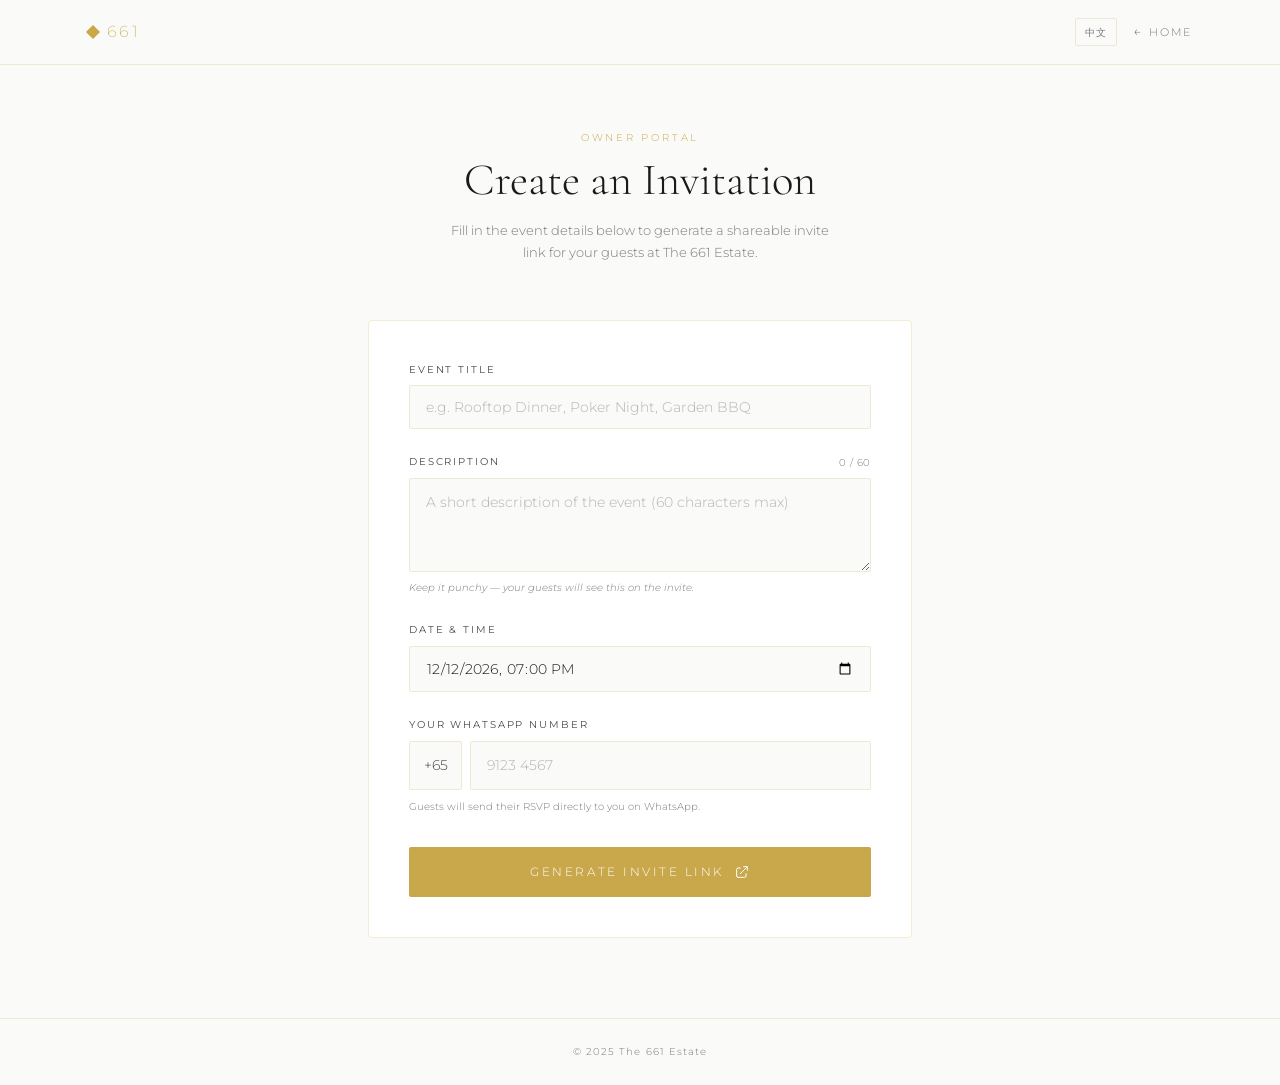
<file: host/index.html>
<!doctype html>
<html lang="en">
<head>
  <meta charset="utf-8" />
  <meta name="viewport" content="width=device-width, initial-scale=1" />
  <meta name="description" content="The 661 Estate — Create a private event invitation for your guests." />
  <title>Create Invitation — The 661 Estate</title>

  <link rel="preconnect" href="https://fonts.googleapis.com" />
  <link rel="preconnect" href="https://fonts.gstatic.com" crossorigin />
  <link href="https://fonts.googleapis.com/css2?family=Cormorant+Garamond:ital,wght@0,200;0,300;1,200&family=Montserrat:wght@100;200;300;400&display=swap" rel="stylesheet" />

  <style>
    *, *::before, *::after { box-sizing: border-box; margin: 0; padding: 0; }

    :root {
      --gold:       #c9a84c;
      --gold-light: #e2c47a;
      --gold-dark:  #9e7d2e;
      --gold-faint: #f7f1e3;
      --white:      #ffffff;
      --off-white:  #fafaf8;
      --ink:        #1a1a1a;
      --ink-mid:    #4a4a4a;
      --ink-soft:   #7a7a7a;
      --border:     rgba(201,168,76,0.22);
      --font:       'Montserrat', 'PingFang SC', 'Hiragino Sans GB', 'Microsoft YaHei', system-ui, -apple-system, sans-serif;
      --ease-out:   cubic-bezier(0.22, 1, 0.36, 1);
    }

    html { scroll-behavior: smooth; }
    body {
      font-family: var(--font);
      background: var(--off-white);
      color: var(--ink);
      min-height: 100vh;
      -webkit-font-smoothing: antialiased;
      line-height: 1.7;
    }

    a { color: inherit; text-decoration: none; }
    img { display: block; max-width: 100%; }
    button { cursor: pointer; border: none; background: none; font: inherit; }

    /* ── NAV ── */
    .nav {
      position: sticky; top: 0; z-index: 50;
      background: rgba(250,250,248,0.95);
      backdrop-filter: blur(12px);
      -webkit-backdrop-filter: blur(12px);
      border-bottom: 1px solid var(--border);
    }
    .nav__inner {
      display: flex; align-items: center; justify-content: space-between;
      height: 64px; padding-inline: clamp(1.25rem,5vw,3rem);
      max-width: 1200px; margin-inline: auto;
    }
    .brand {
      display: flex; align-items: center; gap: 0.55rem;
      font-size: 1rem; font-weight: 200; letter-spacing: 0.15em;
      color: var(--gold);
    }
    .brand__diamond {
      width: 10px; height: 10px;
      background: var(--gold); transform: rotate(45deg); flex-shrink: 0;
    }
    .nav__back {
      font-size: 0.68rem; font-weight: 300; letter-spacing: 0.15em;
      text-transform: uppercase; color: var(--ink-soft);
      display: flex; align-items: center; gap: 0.4rem;
      transition: color 0.2s;
    }
    .nav__back:hover { color: var(--gold); }
    .nav__back-arrow { font-size: 0.85rem; }

    /* ── PAGE LAYOUT ── */
    .page {
      max-width: 640px; margin-inline: auto;
      padding: clamp(2rem,6vw,4rem) clamp(1.25rem,5vw,3rem) 5rem;
    }

    /* ── HEADER ── */
    .page-head { text-align: center; margin-bottom: clamp(2rem,5vw,3.5rem); }
    .eyebrow {
      font-size: 0.62rem; font-weight: 300; letter-spacing: 0.28em;
      text-transform: uppercase; color: var(--gold);
      display: block; margin-bottom: 0.6rem;
    }
    .page-title {
      font-family: 'Cormorant Garamond', Georgia, serif;
      font-size: clamp(1.8rem, 5vw, 2.8rem);
      font-weight: 200; line-height: 1.15; color: var(--ink);
      margin-bottom: 0.75rem;
    }
    .page-sub {
      font-size: 0.82rem; color: var(--ink-soft);
      font-weight: 300; max-width: 42ch; margin-inline: auto;
    }

    /* ── FORM CARD ── */
    .card {
      background: var(--white);
      border: 1px solid var(--border);
      border-radius: 4px;
      padding: clamp(1.5rem,4vw,2.5rem);
    }

    .form-group {
      display: flex; flex-direction: column; gap: 0.45rem;
      margin-bottom: 1.5rem;
    }
    .form-group:last-of-type { margin-bottom: 2rem; }

    label {
      font-size: 0.65rem; font-weight: 400; letter-spacing: 0.18em;
      text-transform: uppercase; color: var(--ink-mid);
    }

    .field-note {
      font-size: 0.65rem; color: var(--ink-soft); font-weight: 300;
    }

    input[type="text"],
    input[type="datetime-local"],
    input[type="tel"],
    textarea {
      width: 100%;
      padding: 0.75rem 1rem;
      border: 1px solid var(--border);
      border-radius: 2px;
      background: var(--off-white);
      font-family: var(--font);
      font-size: 0.88rem;
      font-weight: 300;
      color: var(--ink);
      outline: none;
      transition: border-color 0.25s, box-shadow 0.25s;
      -webkit-appearance: none;
    }
    input:focus, textarea:focus {
      border-color: var(--gold);
      box-shadow: 0 0 0 3px rgba(201,168,76,0.1);
    }
    input::placeholder, textarea::placeholder { color: rgba(74,74,74,0.4); }

    textarea { resize: vertical; min-height: 80px; line-height: 1.6; }

    .char-row {
      display: flex; justify-content: space-between; align-items: center;
    }
    .char-count {
      font-size: 0.64rem; color: var(--ink-soft); font-weight: 300; letter-spacing: 0.05em;
    }
    .char-count.is-warn { color: #e08c3a; }
    .char-count.is-over { color: #cc3333; }

    .field-hint {
      font-size: 0.65rem; color: var(--ink-soft); font-weight: 300; font-style: italic;
    }

    /* Phone prefix */
    .phone-row { display: flex; gap: 0.5rem; }
    .phone-prefix {
      padding: 0.75rem 0.85rem;
      border: 1px solid var(--border);
      border-radius: 2px;
      background: var(--off-white);
      font-family: var(--font); font-size: 0.88rem; font-weight: 300;
      color: var(--ink-mid); white-space: nowrap; flex-shrink: 0;
    }
    .phone-row input { flex: 1; }

    /* ── BUTTONS ── */
    .btn-primary {
      display: flex; align-items: center; justify-content: center; gap: 0.6rem;
      width: 100%; padding: 0.95rem 2rem;
      background: var(--gold); color: var(--white);
      font-size: 0.72rem; font-weight: 300; letter-spacing: 0.22em; text-transform: uppercase;
      border-radius: 2px;
      transition: background 0.3s, box-shadow 0.3s, transform 0.2s;
    }
    .btn-primary:hover {
      background: var(--gold-dark);
      box-shadow: 0 4px 20px rgba(201,168,76,0.35);
      transform: translateY(-1px);
    }
    .btn-primary:disabled {
      opacity: 0.5; cursor: not-allowed; transform: none; box-shadow: none;
    }

    /* ── RESULT BOX ── */
    .result {
      margin-top: 2rem;
      border: 1px solid var(--border);
      border-radius: 4px;
      background: var(--gold-faint);
      padding: 1.5rem;
      display: none;
    }
    .result.is-visible { display: block; }

    .result__label {
      font-size: 0.6rem; font-weight: 400; letter-spacing: 0.22em;
      text-transform: uppercase; color: var(--gold-dark);
      margin-bottom: 0.6rem;
    }

    .result__link-wrap {
      display: flex; gap: 0.5rem; align-items: stretch;
    }
    .result__link {
      flex: 1; padding: 0.7rem 0.9rem;
      border: 1px solid var(--border); border-radius: 2px;
      background: var(--white); font-size: 0.78rem; font-weight: 300;
      color: var(--ink-mid); word-break: break-all;
      line-height: 1.5;
    }
    .btn-copy {
      padding: 0.7rem 1rem;
      border: 1px solid var(--gold); border-radius: 2px;
      background: transparent;
      font-size: 0.68rem; font-weight: 300; letter-spacing: 0.15em; text-transform: uppercase;
      color: var(--gold); white-space: nowrap; flex-shrink: 0;
      transition: background 0.25s, color 0.25s;
    }
    .btn-copy:hover, .btn-copy.is-copied {
      background: var(--gold); color: var(--white);
    }

    .result__note {
      margin-top: 0.75rem;
      font-size: 0.68rem; color: var(--ink-soft); font-weight: 300; font-style: italic;
    }

    /* Preview card */
    .preview {
      margin-top: 1.5rem;
      border: 1px solid var(--border); border-radius: 4px;
      padding: 1.5rem; background: var(--white); display: none;
    }
    .preview.is-visible { display: block; }
    .preview__label {
      font-size: 0.6rem; font-weight: 400; letter-spacing: 0.22em;
      text-transform: uppercase; color: var(--ink-soft); margin-bottom: 1rem;
    }
    .preview__title {
      font-family: 'Cormorant Garamond', Georgia, serif;
      font-size: 1.4rem; font-weight: 200; color: var(--ink);
      margin-bottom: 0.4rem;
    }
    .preview__desc {
      font-size: 0.82rem; color: var(--ink-mid); font-weight: 300; margin-bottom: 0.75rem;
    }
    .preview__meta {
      font-size: 0.68rem; letter-spacing: 0.08em; color: var(--gold);
      display: flex; gap: 1.2rem; flex-wrap: wrap;
    }

    /* ── FOOTER ── */
    .footer {
      border-top: 1px solid var(--border); padding: 1.5rem;
      text-align: center;
    }
    .footer p {
      font-size: 0.65rem; color: var(--ink-soft); font-weight: 300; letter-spacing: 0.1em;
    }

    @media (max-width: 400px) {
      .result__link-wrap { flex-direction: column; }
    }

    /* Language toggle */
    .lang-toggle {
      font-size: 0.62rem; font-weight: 300; letter-spacing: 0.12em;
      text-transform: uppercase; color: var(--ink-soft);
      border: 1px solid var(--border); border-radius: 2px;
      padding: 0.3rem 0.55rem; cursor: pointer;
      background: transparent; white-space: nowrap; flex-shrink: 0;
      transition: color 0.2s, border-color 0.2s;
    }
    .lang-toggle:hover { color: var(--gold); border-color: var(--gold); }
  </style>
</head>
<body>

  <header class="nav">
    <div class="nav__inner">
      <a class="brand" href="../">
        <span class="brand__diamond" aria-hidden="true"></span>
        <span>661</span>
      </a>
      <div style="display:flex;align-items:center;gap:1rem;">
        <button class="lang-toggle" aria-label="切换中文" lang="zh-Hans">中文</button>
        <a class="nav__back" href="../">
          <span class="nav__back-arrow" aria-hidden="true">&#8592;</span>
          <span data-i18n="nav-home">Home</span>
        </a>
      </div>
    </div>
  </header>

  <main class="page" role="main">
    <div class="page-head">
      <span class="eyebrow" data-i18n="eyebrow-host">Owner Portal</span>
      <h1 class="page-title" data-i18n="title-host">Create an Invitation</h1>
      <p class="page-sub" data-i18n="sub-host">
        Fill in the event details below to generate a shareable invite link
        for your guests at The 661 Estate.
      </p>
    </div>

    <div class="card">
      <form id="hostForm" novalidate>

        <!-- Title -->
        <div class="form-group">
          <label for="eventTitle" data-i18n="label-event-title">Event Title</label>
          <input type="text" id="eventTitle" name="eventTitle"
                 data-i18n-placeholder="ph-event-title"
                 placeholder="e.g. Rooftop Dinner, Poker Night, Garden BBQ"
                 maxlength="80" autocomplete="off" required />
        </div>

        <!-- Description -->
        <div class="form-group">
          <div class="char-row">
            <label for="eventDesc" data-i18n="label-desc">Description</label>
            <span class="char-count" id="charCount">0 / 60</span>
          </div>
          <textarea id="eventDesc" name="eventDesc"
                    data-i18n-placeholder="ph-event-desc"
                    placeholder="A short description of the event (60 characters max)"
                    maxlength="60" rows="3" required></textarea>
          <p class="field-hint" data-i18n="hint-desc">Keep it punchy — your guests will see this on the invite.</p>
        </div>

        <!-- Date & Time -->
        <div class="form-group">
          <label for="eventDate" data-i18n="label-date">Date &amp; Time</label>
          <input type="datetime-local" id="eventDate" name="eventDate" required />
        </div>

        <!-- Mobile -->
        <div class="form-group">
          <label for="eventPhone" data-i18n="label-phone">Your WhatsApp Number</label>
          <div class="phone-row">
            <span class="phone-prefix">+65</span>
            <input type="tel" id="eventPhone" name="eventPhone"
                   placeholder="9123 4567"
                   maxlength="12" autocomplete="tel" required />
          </div>
          <p class="field-note" data-i18n="note-phone">Guests will send their RSVP directly to you on WhatsApp.</p>
        </div>

        <button type="submit" class="btn-primary" id="generateBtn">
          <span data-i18n="btn-generate">Generate Invite Link</span>
          <svg width="16" height="16" viewBox="0 0 24 24" fill="none"
               stroke="currentColor" stroke-width="1.5" aria-hidden="true">
            <path d="M10 6H6a2 2 0 00-2 2v10a2 2 0 002 2h10a2 2 0 002-2v-4"/>
            <path d="M14 4h6v6M20 4L9 15"/>
          </svg>
        </button>
      </form>

      <!-- Result -->
      <div class="result" id="resultBox">
        <p class="result__label" data-i18n="result-label">Your Invite Link</p>
        <div class="result__link-wrap">
          <span class="result__link" id="resultLink"></span>
          <button class="btn-copy" id="copyBtn" type="button" data-i18n="btn-copy">Copy</button>
        </div>
        <p class="result__note" data-i18n="result-note">
          Share this link with your guests. They will see the event details
          along with a map, calendar button, and RSVP via WhatsApp.
        </p>
      </div>
    </div>

    <!-- Live Preview -->
    <div class="preview" id="previewBox">
      <p class="preview__label" data-i18n="preview-label">Preview</p>
      <p class="preview__title" id="pvTitle">—</p>
      <p class="preview__desc" id="pvDesc"></p>
      <div class="preview__meta">
        <span id="pvDate"></span>
      </div>
    </div>
  </main>

  <footer class="footer">
    <p data-i18n="footer-host">&copy; 2025 The 661 Estate</p>
  </footer>

  <script src="../i18n.js"></script>
  <script>
  (function () {
    'use strict';

    /* ── CHAR COUNTER ── */
    var descEl     = document.getElementById('eventDesc');
    var charCount  = document.getElementById('charCount');
    var MAX_CHARS  = 60;

    function updateCount() {
      var n = descEl.value.length;
      charCount.textContent = n + ' / ' + MAX_CHARS;
      charCount.className   = 'char-count' +
        (n > MAX_CHARS      ? ' is-over' :
         n > MAX_CHARS - 10 ? ' is-warn' : '');
    }

    descEl.addEventListener('input', updateCount);
    updateCount();

    /* ── LIVE PREVIEW ── */
    var titleEl   = document.getElementById('eventTitle');
    var dateEl    = document.getElementById('eventDate');
    var previewBox = document.getElementById('previewBox');
    var pvTitle   = document.getElementById('pvTitle');
    var pvDesc    = document.getElementById('pvDesc');
    var pvDate    = document.getElementById('pvDate');

    function updatePreview() {
      var t = titleEl.value.trim();
      var d = descEl.value.trim();
      var dt = dateEl.value;

      if (!t && !d && !dt) {
        previewBox.classList.remove('is-visible');
        return;
      }

      previewBox.classList.add('is-visible');
      pvTitle.textContent = t || '—';
      pvDesc.textContent  = d;
      if (dt) {
        var date = new Date(dt);
        pvDate.textContent = date.toLocaleString('en-SG', {
          weekday: 'long', year: 'numeric', month: 'long',
          day: 'numeric', hour: '2-digit', minute: '2-digit'
        });
      } else {
        pvDate.textContent = '';
      }
    }

    [titleEl, descEl, dateEl].forEach(function (el) {
      el.addEventListener('input', updatePreview);
    });

    /* ── SET DEFAULT DATETIME (next weekend at 7 pm) ── */
    (function setDefaultDate() {
      var now = new Date();
      var day = now.getDay(); // 0=Sun, 6=Sat
      var daysUntilSat = (6 - day + 7) % 7 || 7;
      var sat = new Date(now);
      sat.setDate(now.getDate() + daysUntilSat);
      sat.setHours(19, 0, 0, 0);
      // Format as datetime-local value
      var pad = function (n) { return String(n).padStart(2, '0'); };
      dateEl.value = sat.getFullYear() + '-' +
        pad(sat.getMonth() + 1) + '-' +
        pad(sat.getDate())      + 'T' +
        pad(sat.getHours())     + ':' +
        pad(sat.getMinutes());
    }());

    /* ── FORM SUBMIT ── */
    var form      = document.getElementById('hostForm');
    var resultBox = document.getElementById('resultBox');
    var resultLink = document.getElementById('resultLink');
    var copyBtn   = document.getElementById('copyBtn');

    form.addEventListener('submit', function (e) {
      e.preventDefault();

      var title = titleEl.value.trim();
      var desc  = descEl.value.trim();
      var dt    = dateEl.value;
      var phone = document.getElementById('eventPhone').value.trim().replace(/\D/g, '');

      if (!title) { titleEl.focus(); return; }
      if (!desc)  { descEl.focus();  return; }
      if (!dt)    { dateEl.focus();  return; }
      if (!phone) { document.getElementById('eventPhone').focus(); return; }

      // Encode payload as base64 JSON
      var payload = {
        t: title,
        d: desc,
        dt: dt,
        p: '65' + phone   // prepend SG country code
      };

      var encoded = btoa(unescape(encodeURIComponent(JSON.stringify(payload))));
      var url = window.location.origin + '/invite/?d=' + encoded;

      resultLink.textContent = url;
      resultBox.classList.add('is-visible');
      resultBox.scrollIntoView({ behavior: 'smooth', block: 'nearest' });
    });

    /* ── COPY BUTTON ── */
    copyBtn.addEventListener('click', function () {
      var text = resultLink.textContent;
      if (!text) return;

      var isChinese = document.documentElement.lang === 'zh-Hans';
      var copiedText = isChinese ? '已复制！' : 'Copied!';
      var copyText   = isChinese ? '复制' : 'Copy';

      if (navigator.clipboard && navigator.clipboard.writeText) {
        navigator.clipboard.writeText(text).then(function () {
          copyBtn.textContent = copiedText;
          copyBtn.classList.add('is-copied');
          setTimeout(function () {
            copyBtn.textContent = copyText;
            copyBtn.classList.remove('is-copied');
          }, 2000);
        }).catch(function () { fallbackCopy(text); });
      } else {
        fallbackCopy(text);
      }
    });

    function fallbackCopy(text) {
      var isChinese = document.documentElement.lang === 'zh-Hans';
      var copiedText = isChinese ? '已复制！' : 'Copied!';
      var copyText   = isChinese ? '复制' : 'Copy';
      var ta = document.createElement('textarea');
      ta.value = text;
      ta.style.position = 'fixed';
      ta.style.left = '-9999px';
      document.body.appendChild(ta);
      ta.select();
      try { document.execCommand('copy'); } catch (err) {}
      document.body.removeChild(ta);
      copyBtn.textContent = copiedText;
      copyBtn.classList.add('is-copied');
      setTimeout(function () {
        copyBtn.textContent = copyText;
        copyBtn.classList.remove('is-copied');
      }, 2000);
    }

  }());
  </script>
</body>
</html>
</file>
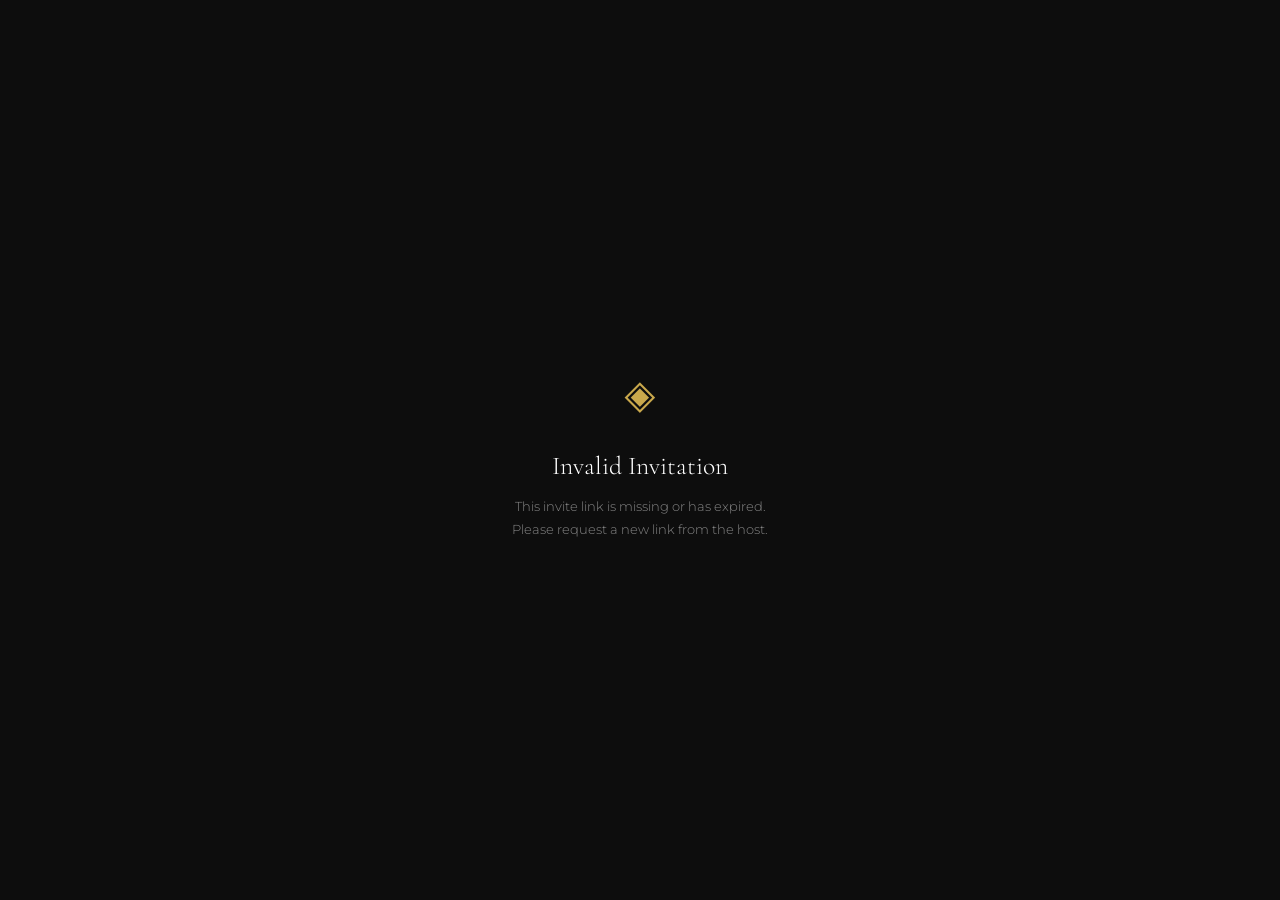
<file: invite/index.html>
<!doctype html>
<html lang="en">
<head>
  <meta charset="utf-8" />
  <meta name="viewport" content="width=device-width, initial-scale=1" />
  <meta name="description" content="You're invited — The 661 Estate" />
  <title>You're Invited — The 661 Estate</title>

  <link rel="preconnect" href="https://fonts.googleapis.com" />
  <link rel="preconnect" href="https://fonts.gstatic.com" crossorigin />
  <link href="https://fonts.googleapis.com/css2?family=Cormorant+Garamond:ital,wght@0,200;0,300;0,400;1,200;1,300;1,400&family=Montserrat:wght@100;200;300;400&display=swap" rel="stylesheet" />

  <style>
    *, *::before, *::after { box-sizing: border-box; margin: 0; padding: 0; }

    :root {
      --gold:       #c9a84c;
      --gold-light: #e2c47a;
      --gold-dark:  #9e7d2e;
      --gold-faint: #f7f1e3;
      --white:      #ffffff;
      --off-white:  #fafaf8;
      --ink:        #1a1a1a;
      --ink-mid:    #4a4a4a;
      --ink-soft:   #7a7a7a;
      --border:     rgba(201,168,76,0.22);
      --font:       'Montserrat', 'PingFang SC', 'Hiragino Sans GB', 'Microsoft YaHei', system-ui, -apple-system, sans-serif;
      --ease-out:   cubic-bezier(0.22, 1, 0.36, 1);
    }

    html { scroll-behavior: smooth; }
    body {
      font-family: var(--font);
      background: #0d0d0d;
      color: var(--white);
      min-height: 100vh;
      -webkit-font-smoothing: antialiased;
      line-height: 1.7;
      overflow-x: hidden;
    }

    a { color: inherit; text-decoration: none; }
    button { cursor: pointer; border: none; background: none; font: inherit; }
    img { display: block; max-width: 100%; }

    /* ── BACKGROUND ── */
    .bg-image {
      position: fixed; inset: 0; z-index: 0;
      background-image: url('https://sg1-cdn.pgimgs.com/listing/500082466/UPHO.159005248.V800/Ultra-Luxury-5-Storey-Home-lift-Mbs-Views-Entertainment-5-Parking-Eunos-Geylang-Paya-Lebar-Singapore.jpg');
      background-size: cover; background-position: center;
      filter: brightness(0.22) saturate(0.6);
    }
    .bg-scrim {
      position: fixed; inset: 0; z-index: 1;
      background: linear-gradient(
        to bottom,
        rgba(13,13,13,0.5) 0%,
        rgba(13,13,13,0.2) 40%,
        rgba(13,13,13,0.85) 100%
      );
    }

    /* ── ERROR STATE ── */
    #errorState {
      position: fixed; inset: 0; z-index: 100;
      display: none; flex-direction: column;
      align-items: center; justify-content: center;
      text-align: center; padding: 2rem;
      background: #0d0d0d;
    }
    #errorState.is-visible { display: flex; }
    .error-icon { font-size: 2.5rem; color: var(--gold); margin-bottom: 1rem; }
    .error-title {
      font-family: 'Cormorant Garamond', Georgia, serif;
      font-size: 1.6rem; font-weight: 200; color: var(--white);
      margin-bottom: 0.5rem;
    }
    .error-msg { font-size: 0.82rem; color: rgba(255,255,255,0.5); font-weight: 300; }

    /* ── CONTENT ── */
    .page {
      position: relative; z-index: 2;
      min-height: 100vh;
      display: flex; flex-direction: column;
      align-items: center; justify-content: flex-start;
      padding: clamp(3rem,8vw,6rem) clamp(1.25rem,5vw,3rem) 5rem;
    }

    /* Estate brand */
    .brand {
      display: flex; align-items: center; gap: 0.55rem;
      font-size: 0.82rem; font-weight: 200; letter-spacing: 0.25em;
      color: var(--gold); text-transform: uppercase;
      margin-bottom: clamp(2.5rem,6vw,4rem);
      opacity: 0; animation: fadeIn 1s var(--ease-out) 0.2s forwards;
    }
    .brand__diamond {
      width: 8px; height: 8px; background: var(--gold);
      transform: rotate(45deg); flex-shrink: 0;
    }

    /* ── INVITE CARD ── */
    .invite-card {
      width: 100%; max-width: 520px;
      background: rgba(255,255,255,0.04);
      border: 1px solid rgba(201,168,76,0.2);
      border-radius: 4px;
      backdrop-filter: blur(16px);
      -webkit-backdrop-filter: blur(16px);
      overflow: hidden;
      opacity: 0; animation: slideUp 1s var(--ease-out) 0.5s forwards;
    }

    /* Card top accent */
    .card__accent {
      height: 2px;
      background: linear-gradient(90deg, transparent, var(--gold), transparent);
    }

    .card__body { padding: clamp(1.75rem,4vw,2.5rem); }

    /* Kicker */
    .card__kicker {
      font-size: 0.6rem; font-weight: 300; letter-spacing: 0.3em;
      text-transform: uppercase; color: var(--gold-light);
      display: flex; align-items: center; gap: 0.5rem;
      margin-bottom: 1.25rem;
    }
    .card__kicker::before {
      content: ''; display: block;
      width: 6px; height: 6px; background: var(--gold-light);
      border-radius: 50%; flex-shrink: 0;
    }

    /* Title */
    .card__title {
      font-family: 'Cormorant Garamond', Georgia, serif;
      font-size: clamp(1.75rem, 5vw, 2.8rem);
      font-weight: 200; line-height: 1.15; color: var(--white);
      margin-bottom: 0.75rem;
    }

    /* Description */
    .card__desc {
      font-size: clamp(0.82rem, 1.5vw, 0.92rem);
      color: rgba(255,255,255,0.65); font-weight: 300; line-height: 1.75;
      margin-bottom: 1.5rem;
    }

    /* Divider */
    .card__divider {
      width: 100%; height: 1px;
      background: rgba(201,168,76,0.15);
      margin-bottom: 1.5rem;
    }

    /* Date meta */
    .card__meta {
      display: flex; flex-direction: column; gap: 0.6rem;
      margin-bottom: 1.5rem;
    }
    .meta-row {
      display: flex; align-items: flex-start; gap: 0.75rem;
    }
    .meta-icon {
      width: 18px; height: 18px; flex-shrink: 0;
      color: var(--gold); opacity: 0.85;
      margin-top: 1px;
    }
    .meta-label {
      font-size: 0.6rem; letter-spacing: 0.18em;
      text-transform: uppercase; color: rgba(255,255,255,0.35);
      font-weight: 300; margin-bottom: 0.1rem;
    }
    .meta-value {
      font-size: 0.88rem; color: rgba(255,255,255,0.82);
      font-weight: 300;
    }

    /* ── ACTION BUTTONS ── */
    .actions {
      width: 100%; max-width: 520px;
      display: flex; flex-direction: column; gap: 0.75rem;
      margin-top: 1.25rem;
      opacity: 0; animation: slideUp 1s var(--ease-out) 0.9s forwards;
    }

    .btn {
      display: flex; align-items: center; justify-content: center; gap: 0.65rem;
      padding: 0.9rem 1.5rem;
      border-radius: 2px;
      font-size: 0.72rem; font-weight: 300; letter-spacing: 0.2em; text-transform: uppercase;
      transition: background 0.3s, box-shadow 0.3s, transform 0.2s, border-color 0.3s;
    }
    .btn svg { flex-shrink: 0; }
    .btn:hover { transform: translateY(-1px); }

    .btn-rsvp {
      background: #25D366; color: var(--white); border: 1px solid #25D366;
    }
    .btn-rsvp:hover { background: #1da853; border-color: #1da853; box-shadow: 0 4px 16px rgba(37,211,102,0.3); }

    .btn-maps {
      background: transparent; color: var(--white);
      border: 1px solid rgba(255,255,255,0.2);
    }
    .btn-maps:hover { border-color: rgba(255,255,255,0.45); background: rgba(255,255,255,0.05); }

    .btn-gcal {
      background: transparent; color: var(--white);
      border: 1px solid rgba(255,255,255,0.2);
    }
    .btn-gcal:hover { border-color: #4285F4; background: rgba(66,133,244,0.08); }

    .btn-acal {
      background: transparent; color: var(--white);
      border: 1px solid rgba(255,255,255,0.2);
    }
    .btn-acal:hover { border-color: rgba(255,255,255,0.45); background: rgba(255,255,255,0.05); }

    /* ── FOOTER BRAND ── */
    .footer-brand {
      margin-top: clamp(2.5rem,6vw,4rem);
      text-align: center;
      opacity: 0; animation: fadeIn 1s var(--ease-out) 1.3s forwards;
    }
    .footer-brand p {
      font-size: 0.58rem; letter-spacing: 0.2em; text-transform: uppercase;
      color: rgba(255,255,255,0.2); font-weight: 300;
    }
    .footer-brand a {
      color: rgba(201,168,76,0.5); transition: color 0.2s;
    }
    .footer-brand a:hover { color: var(--gold); }

    /* ── LANGUAGE TOGGLE ── */
    .lang-toggle {
      position: fixed;
      top: clamp(1rem, 3vw, 1.5rem);
      right: clamp(1rem, 3vw, 1.5rem);
      z-index: 20;
      display: inline-flex;
      align-items: center;
      justify-content: center;
      min-width: 2.8rem;
      padding: 0.32rem 0.58rem;
      font-family: var(--font);
      font-size: 0.6rem;
      font-weight: 300;
      letter-spacing: 0.12em;
      text-transform: uppercase;
      color: rgba(255,255,255,0.5);
      border: 1px solid rgba(255,255,255,0.22);
      border-radius: 2px;
      cursor: pointer;
      background: transparent;
      transition: color 0.2s, border-color 0.2s;
      white-space: nowrap;
    }
    .lang-toggle:hover {
      color: var(--gold-light);
      border-color: var(--gold-light);
    }

    /* ── ANIMATIONS ── */
    @keyframes fadeIn  { from { opacity: 0; } to { opacity: 1; } }
    @keyframes slideUp {
      from { opacity: 0; transform: translateY(20px); }
      to   { opacity: 1; transform: translateY(0); }
    }
  </style>
</head>
<body>

  <button class="lang-toggle" aria-label="切换中文" lang="zh-Hans">中文</button>

  <div class="bg-image" aria-hidden="true"></div>
  <div class="bg-scrim" aria-hidden="true"></div>

  <!-- Error state (shown when no valid data) -->
  <div id="errorState" role="alert" aria-live="polite">
    <div class="error-icon" aria-hidden="true">◈</div>
    <h1 class="error-title" data-i18n="error-title">Invalid Invitation</h1>
    <p class="error-msg" data-i18n-html="error-msg">This invite link is missing or has expired.<br>Please request a new link from the host.</p>
  </div>

  <main class="page" id="invitePage" role="main" style="display:none">

    <a class="brand" href="../" aria-label="The 661 Estate — return home">
      <span class="brand__diamond" aria-hidden="true"></span>
      <span>The 661 Estate</span>
    </a>

    <article class="invite-card" id="inviteCard">
      <div class="card__accent" aria-hidden="true"></div>
      <div class="card__body">
        <p class="card__kicker" data-i18n="kicker-invited">You are invited</p>
        <h1 class="card__title" id="cardTitle">—</h1>
        <p class="card__desc" id="cardDesc"></p>
        <div class="card__divider" aria-hidden="true"></div>
        <div class="card__meta">
          <!-- Date -->
          <div class="meta-row">
            <svg class="meta-icon" viewBox="0 0 24 24" fill="none"
                 stroke="currentColor" stroke-width="1.5" aria-hidden="true">
              <rect x="3" y="4" width="18" height="18" rx="2"/>
              <path d="M16 2v4M8 2v4M3 10h18"/>
            </svg>
            <div>
              <p class="meta-label" data-i18n="meta-label-date">Date &amp; Time</p>
              <p class="meta-value" id="cardDate">—</p>
            </div>
          </div>
          <!-- Location -->
          <div class="meta-row">
            <svg class="meta-icon" viewBox="0 0 24 24" fill="none"
                 stroke="currentColor" stroke-width="1.5" aria-hidden="true">
              <path d="M12 2C8.13 2 5 5.13 5 9c0 5.25 7 13 7 13s7-7.75 7-13c0-3.87-3.13-7-7-7z"/>
              <circle cx="12" cy="9" r="2.5"/>
            </svg>
            <div>
              <p class="meta-label" data-i18n="meta-label-venue">Venue</p>
              <p class="meta-value" data-i18n="meta-value-venue">The 661 Estate, Singapore</p>
            </div>
          </div>
        </div>
      </div>
    </article>

    <!-- Action Buttons -->
    <div class="actions" id="actionsGroup" role="group" aria-label="Event actions">

      <!-- RSVP via WhatsApp -->
      <a class="btn btn-rsvp" id="btnRsvp" href="#" target="_blank" rel="noopener noreferrer">
        <svg width="18" height="18" viewBox="0 0 24 24" fill="currentColor" aria-hidden="true">
          <path d="M17.472 14.382c-.297-.149-1.758-.867-2.03-.967-.273-.099-.471-.148-.67.15-.197.297-.767.966-.94 1.164-.173.199-.347.223-.644.075-.297-.15-1.255-.463-2.39-1.475-.883-.788-1.48-1.761-1.653-2.059-.173-.297-.018-.458.13-.606.134-.133.298-.347.446-.52.149-.174.198-.298.298-.497.099-.198.05-.371-.025-.52-.075-.149-.669-1.612-.916-2.207-.242-.579-.487-.5-.669-.51-.173-.008-.371-.01-.57-.01-.198 0-.52.074-.792.372-.272.297-1.04 1.016-1.04 2.479 0 1.462 1.065 2.875 1.213 3.074.149.198 2.096 3.2 5.077 4.487.709.306 1.262.489 1.694.625.712.227 1.36.195 1.871.118.571-.085 1.758-.719 2.006-1.413.248-.694.248-1.289.173-1.413-.074-.124-.272-.198-.57-.347z"/>
          <path d="M12 0C5.373 0 0 5.373 0 12c0 2.136.564 4.14 1.543 5.871L.057 23.686a.5.5 0 00.614.634l5.985-1.578A11.94 11.94 0 0012 24c6.627 0 12-5.373 12-12S18.627 0 12 0zm0 21.917a9.893 9.893 0 01-5.04-1.377l-.361-.214-3.742.987 1.003-3.658-.235-.374A9.862 9.862 0 012.083 12C2.083 6.514 6.514 2.083 12 2.083S21.917 6.514 21.917 12 17.486 21.917 12 21.917z"/>
        </svg>
        <span data-i18n="btn-rsvp">RSVP via WhatsApp</span>
      </a>

      <!-- Google Maps -->
      <a class="btn btn-maps" id="btnMaps"
         href="https://maps.google.com/?q=661+Changi+Road+Singapore+419952"
         target="_blank" rel="noopener noreferrer">
        <svg width="18" height="18" viewBox="0 0 24 24" fill="none"
             stroke="currentColor" stroke-width="1.5" aria-hidden="true">
          <path d="M12 2C8.13 2 5 5.13 5 9c0 5.25 7 13 7 13s7-7.75 7-13c0-3.87-3.13-7-7-7z"/>
          <circle cx="12" cy="9" r="2.5"/>
        </svg>
        <span data-i18n="btn-maps">View on Google Maps</span>
      </a>

      <!-- Google Calendar -->
      <a class="btn btn-gcal" id="btnGCal" href="#" target="_blank" rel="noopener noreferrer">
        <svg width="18" height="18" viewBox="0 0 24 24" fill="none"
             stroke="currentColor" stroke-width="1.5" aria-hidden="true">
          <rect x="3" y="4" width="18" height="18" rx="2"/>
          <path d="M16 2v4M8 2v4M3 10h18"/>
          <path d="M8 14h2v2H8z"/>
        </svg>
        <span data-i18n="btn-gcal">Add to Google Calendar</span>
      </a>

      <!-- Apple Calendar -->
      <a class="btn btn-acal" id="btnACal" href="#" download="invite.ics">
        <svg width="18" height="18" viewBox="0 0 24 24" fill="none"
             stroke="currentColor" stroke-width="1.5" aria-hidden="true">
          <rect x="3" y="4" width="18" height="18" rx="2"/>
          <path d="M16 2v4M8 2v4M3 10h18"/>
          <circle cx="12" cy="16" r="1"/>
        </svg>
        <span data-i18n="btn-acal">Add to Apple Calendar</span>
      </a>
    </div>

    <div class="footer-brand">
      <p>
        <span data-i18n="footer-hosted-at">Hosted at</span> <a href="../specifications/">The 661 Estate</a>
        &nbsp;·&nbsp; Singapore
      </p>
    </div>

  </main>

  <script src="../i18n.js"></script>
  <script>
  (function () {
    'use strict';

    /* ── PARSE URL DATA ── */
    function getPayload() {
      var search = window.location.search;
      var params = new URLSearchParams(search);
      var raw = params.get('d');
      if (!raw) return null;
      try {
        var decoded = decodeURIComponent(escape(atob(raw)));
        return JSON.parse(decoded);
      } catch (e) {
        return null;
      }
    }

    var payload = getPayload();

    if (!payload || !payload.t || !payload.dt) {
      document.getElementById('errorState').classList.add('is-visible');
      return;
    }

    /* ── SHOW PAGE ── */
    document.getElementById('invitePage').style.display = 'flex';

    /* ── POPULATE CARD ── */
    document.getElementById('cardTitle').textContent = payload.t;
    document.getElementById('cardDesc').textContent  = payload.d || '';

    var eventDate = new Date(payload.dt);
    var dateStr   = eventDate.toLocaleString('en-SG', {
      weekday: 'long', year: 'numeric', month: 'long',
      day: 'numeric', hour: '2-digit', minute: '2-digit'
    });
    document.getElementById('cardDate').textContent = dateStr;

    /* ── PAGE TITLE ── */
    document.title = payload.t + ' — The 661 Estate';

    /* ── WHATSAPP RSVP ── */
    var phone = payload.p || '6583999686';
    // Sanitize: digits only
    phone = phone.replace(/\D/g, '');

    var waMsg = 'Hi! I received your invite to "' + payload.t + '" at The 661 Estate on ' +
                dateStr + '. I\u2019d love to attend — please count me in! 🎉';
    var waUrl = 'https://wa.me/' + phone + '?text=' + encodeURIComponent(waMsg);
    document.getElementById('btnRsvp').setAttribute('href', waUrl);

    /* ── GOOGLE CALENDAR ── */
    function toGCalDate(d) {
      // Format: YYYYMMDDTHHmmss (local)
      var pad = function (n) { return String(n).padStart(2, '0'); };
      return d.getFullYear() +
        pad(d.getMonth() + 1) +
        pad(d.getDate()) + 'T' +
        pad(d.getHours()) +
        pad(d.getMinutes()) + '00';
    }

    var endDate = new Date(eventDate.getTime() + 3 * 60 * 60 * 1000); // +3 hours
    var gcalUrl = 'https://www.google.com/calendar/render?action=TEMPLATE' +
      '&text=' + encodeURIComponent(payload.t) +
      '&dates=' + toGCalDate(eventDate) + '/' + toGCalDate(endDate) +
      '&details=' + encodeURIComponent((payload.d || '') + '\n\nHosted at The 661 Estate, Singapore.') +
      '&location=' + encodeURIComponent('The 661 Estate, 661 Changi Road, Singapore 419952') +
      '&sf=true&output=xml';
    document.getElementById('btnGCal').setAttribute('href', gcalUrl);

    /* ── APPLE CALENDAR (.ics) ── */
    function toICSDate(d) {
      var pad = function (n) { return String(n).padStart(2, '0'); };
      // Convert to UTC for ICS
      return d.getUTCFullYear() +
        pad(d.getUTCMonth() + 1) +
        pad(d.getUTCDate()) + 'T' +
        pad(d.getUTCHours()) +
        pad(d.getUTCMinutes()) + '00Z';
    }

    var uid = 'event-' + Date.now() + '@661estate';
    var icsContent = [
      'BEGIN:VCALENDAR',
      'VERSION:2.0',
      'PRODID:-//The 661 Estate//EN',
      'CALSCALE:GREGORIAN',
      'METHOD:PUBLISH',
      'BEGIN:VEVENT',
      'UID:' + uid,
      'DTSTAMP:' + toICSDate(new Date()),
      'DTSTART:' + toICSDate(eventDate),
      'DTEND:'   + toICSDate(endDate),
      'SUMMARY:' + (payload.t || '').replace(/,/g, '\\,'),
      'DESCRIPTION:' + ((payload.d || '') + ' — The 661 Estate, Singapore').replace(/,/g, '\\,').replace(/\n/g, '\\n'),
      'LOCATION:The 661 Estate\\, 661 Changi Road\\, Singapore 419952',
      'STATUS:CONFIRMED',
      'TRANSP:OPAQUE',
      'END:VEVENT',
      'END:VCALENDAR'
    ].join('\r\n');

    var icsBlob = new Blob([icsContent], { type: 'text/calendar;charset=utf-8' });
    var icsUrl  = URL.createObjectURL(icsBlob);
    var acalBtn = document.getElementById('btnACal');
    acalBtn.setAttribute('href', icsUrl);
    acalBtn.setAttribute('download', (payload.t || 'invite').replace(/[^a-z0-9]/gi, '_') + '.ics');

  }());
  </script>
</body>
</html>
</file>
